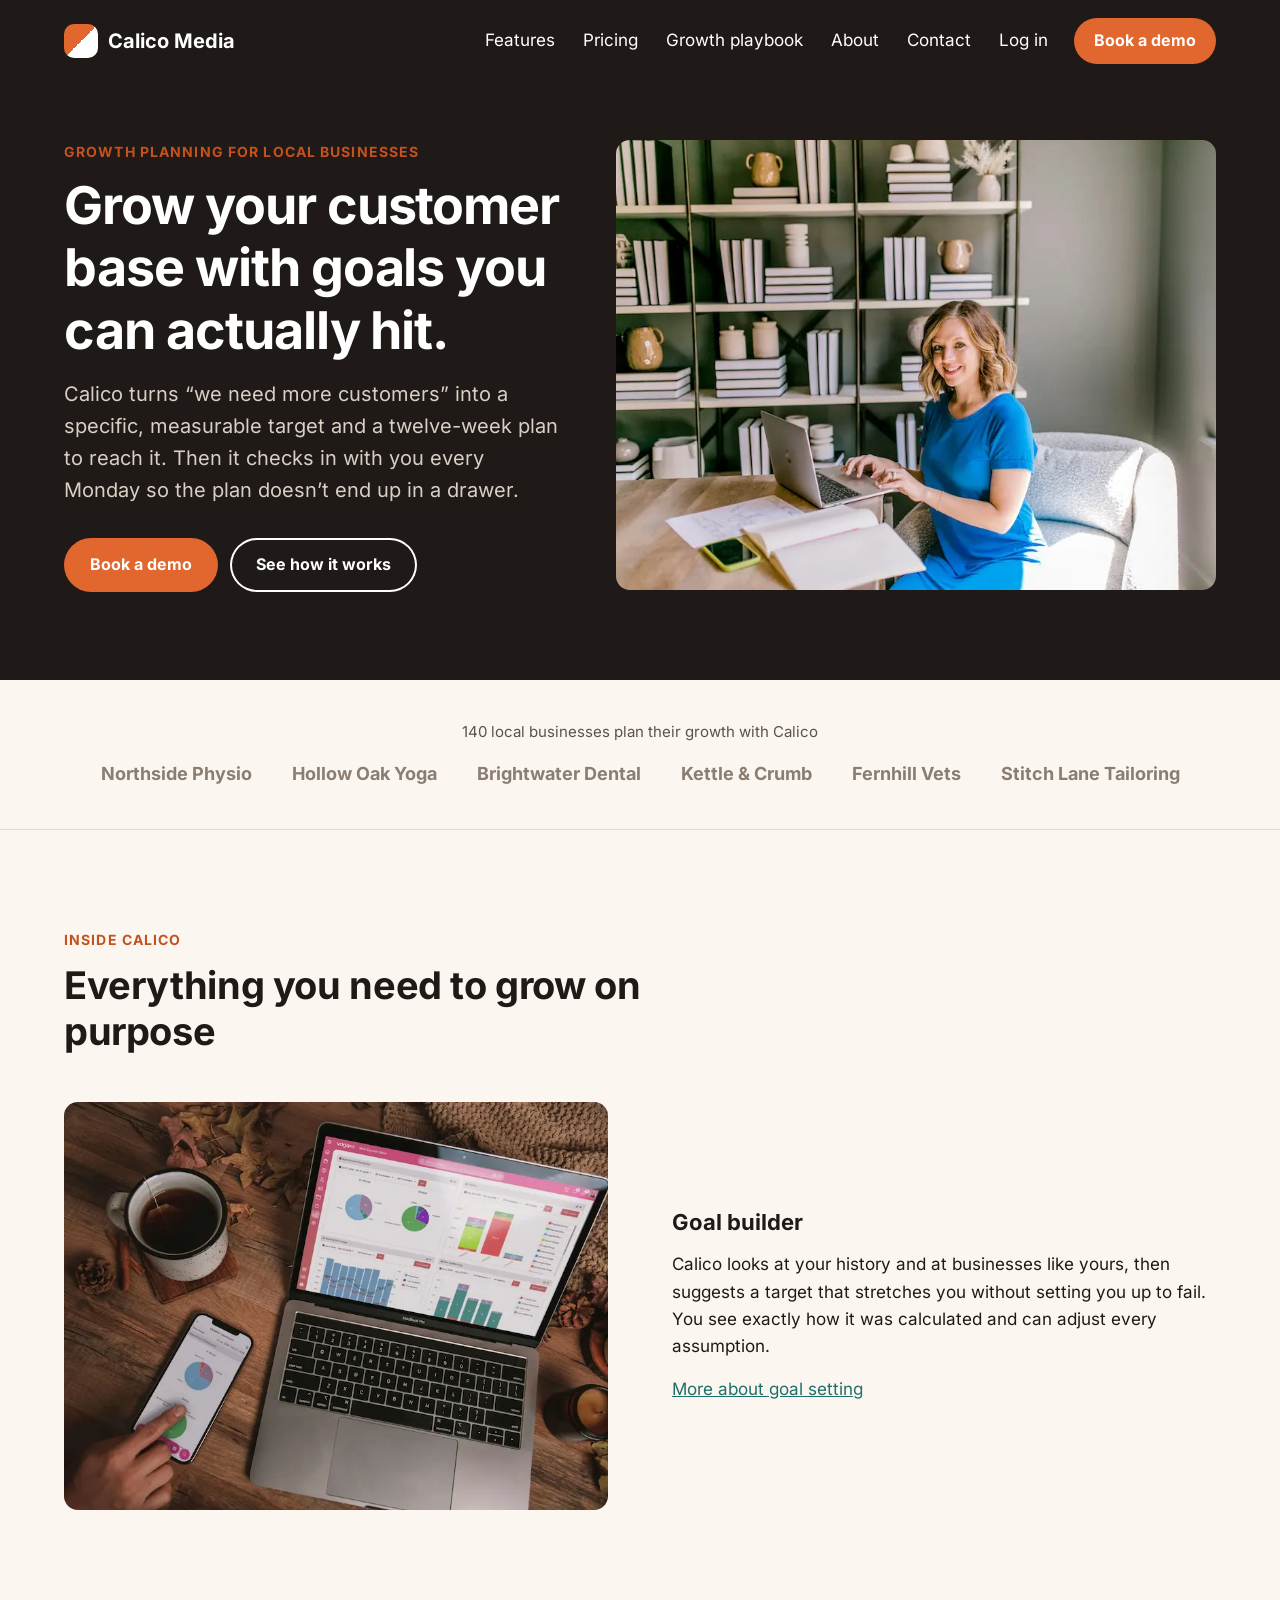
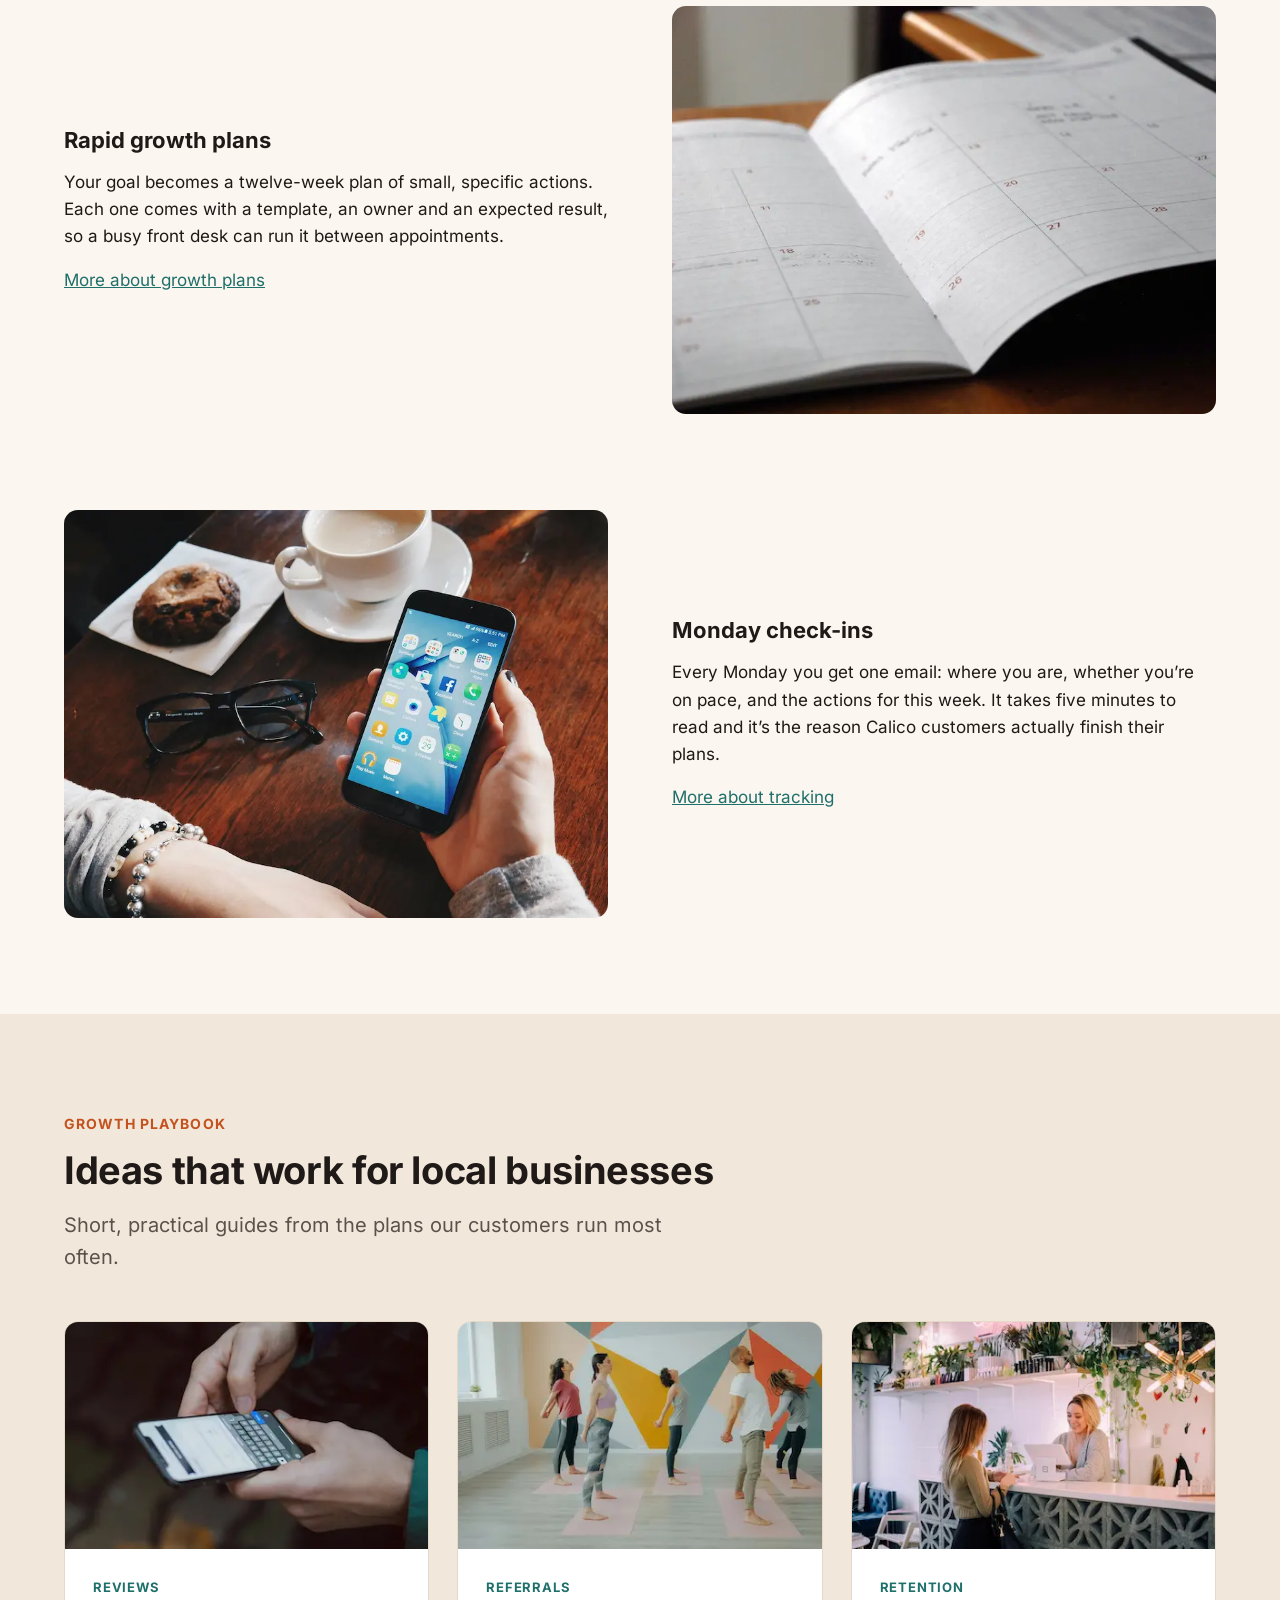
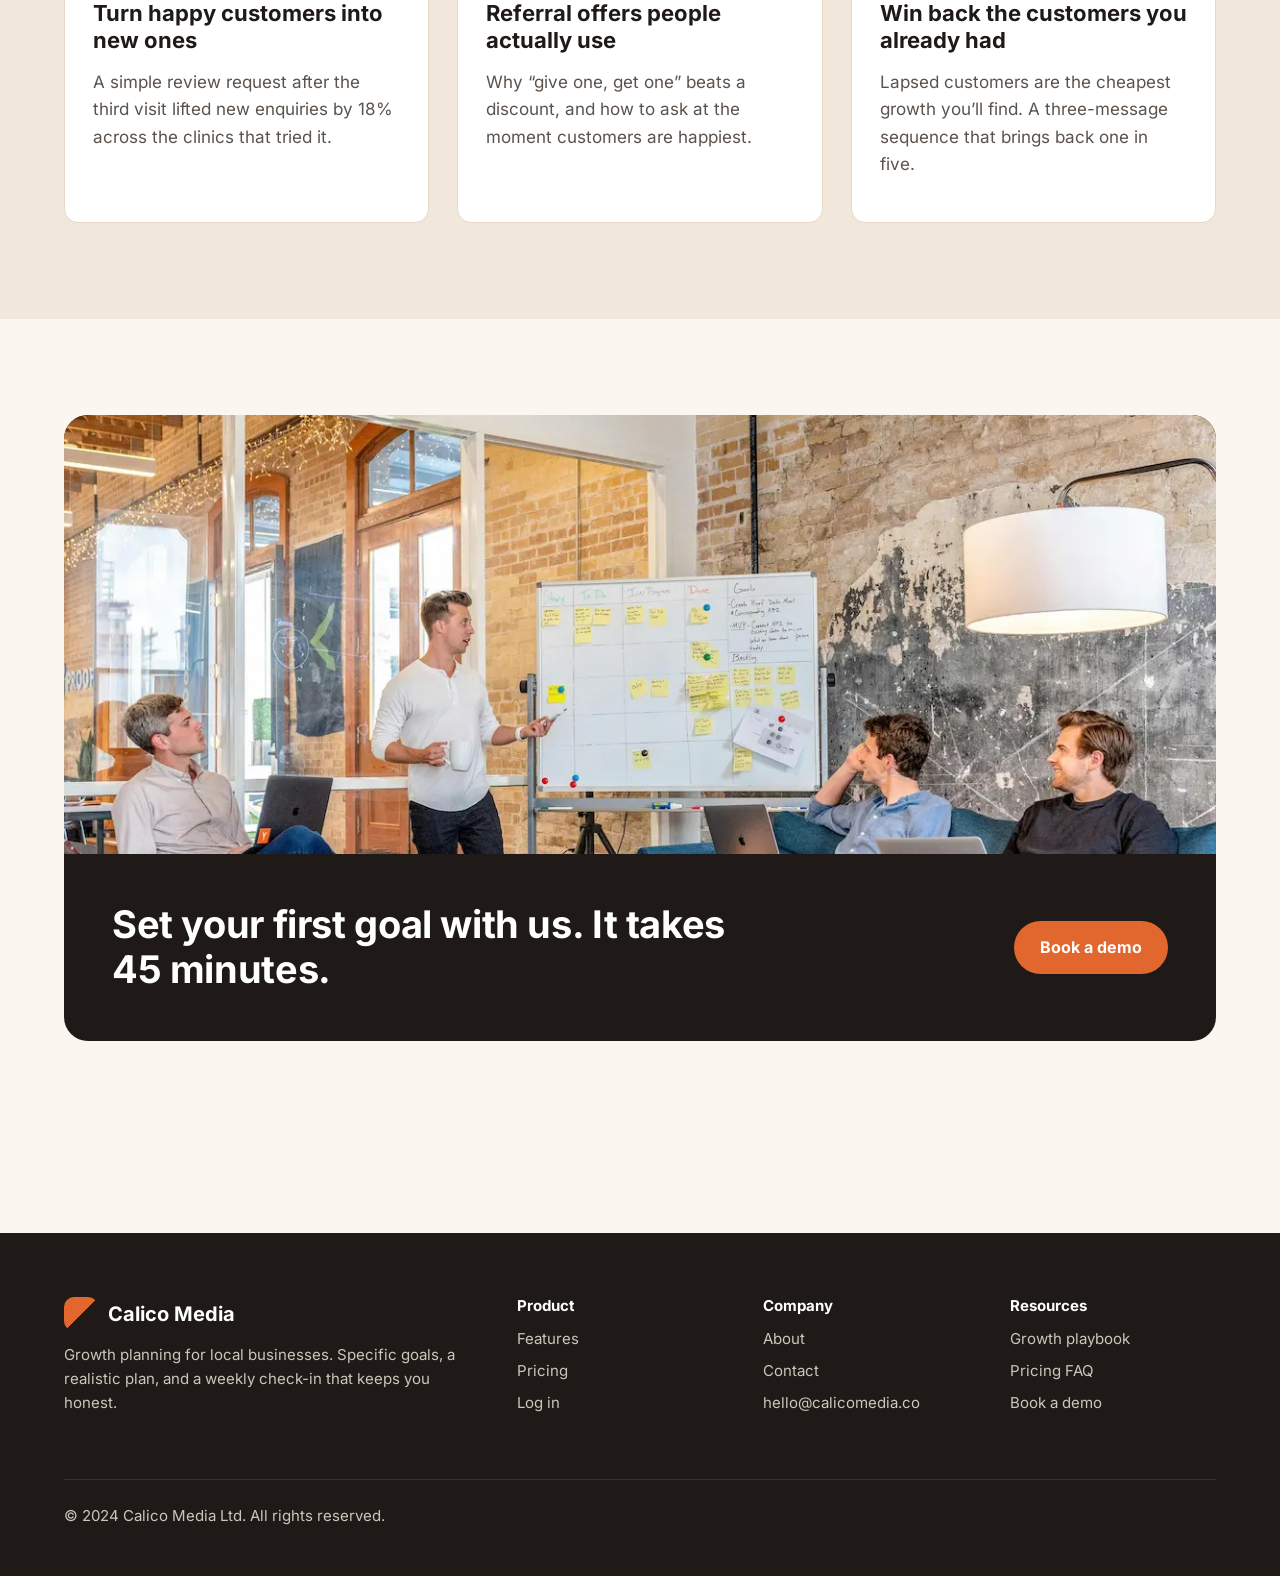
<file: public/index.html>
<!DOCTYPE html>
<html lang="en">
<head>
  <meta charset="utf-8">
  <meta name="viewport" content="width=device-width, initial-scale=1">
  <title>Calico Media | Growth planning for local businesses</title>
  <meta name="description" content="Calico helps local businesses grow their customer base with specific, measurable, realistic goals and a rapid growth plan you can run every week.">
  <link rel="stylesheet" href="css/styles.css">
</head>
<body>
  <header class="site-header site-header--home">
    <div class="container">
      <a class="logo" href="index.html"><span class="logo-mark"></span>Calico Media</a>
      <nav aria-label="Main">
        <ul class="nav-links">
          <li><a href="features.html">Features</a></li>
          <li><a href="pricing.html">Pricing</a></li>
          <li><a href="#playbook">Growth playbook</a></li>
          <li><a href="about.html">About</a></li>
          <li><a href="contact.html">Contact</a></li>
          <li><a href="https://app.calicomedia.co/login">Log in</a></li>
          <li><a class="btn" href="contact.html">Book a demo</a></li>
        </ul>
      </nav>
    </div>
  </header>

  <main>
    <section class="hero">
      <div class="container hero-inner">
        <div class="hero-text">
          <span class="eyebrow">Growth planning for local businesses</span>
          <h1>Grow your customer base with goals you can actually hit.</h1>
          <p class="lead">Calico turns &ldquo;we need more customers&rdquo; into a specific, measurable target and a twelve-week plan to reach it. Then it checks in with you every Monday so the plan doesn&rsquo;t end up in a drawer.</p>
          <div class="hero-actions">
            <a class="btn" href="contact.html">Book a demo</a>
            <a class="btn btn--ghost" href="features.html">See how it works</a>
          </div>
        </div>
        <div class="hero-media">
          <img class="hero-image"
               src="images/hero-weekly-plan-800.webp"
               srcset="images/hero-weekly-plan-400.webp 400w,
                       images/hero-weekly-plan-800.webp 800w,
                       images/hero-weekly-plan-1200.webp 1200w"
               sizes="(min-width: 1201px) 600px, (min-width: 769px) calc(45vw - 22px), calc(100vw - 48px)"
               alt="A business owner at her desk with a laptop and an open planner">
        </div>
      </div>
    </section>

    <section class="trust">
      <div class="container">
        <p>140 local businesses plan their growth with Calico</p>
        <ul class="trust-list">
          <li>Northside Physio</li>
          <li>Hollow Oak Yoga</li>
          <li>Brightwater Dental</li>
          <li>Kettle &amp; Crumb</li>
          <li>Fernhill Vets</li>
          <li>Stitch Lane Tailoring</li>
        </ul>
      </div>
    </section>

    <section class="section">
      <div class="container">
        <div class="section-intro">
          <span class="eyebrow">Inside Calico</span>
          <h2>Everything you need to grow on purpose</h2>
        </div>

        <div class="feature-row">
          <div class="feature-media">
            <img
                 src="images/feature-goal-builder-800.webp"
                 srcset="images/feature-goal-builder-400.webp 400w,
                         images/feature-goal-builder-800.webp 800w,
                         images/feature-goal-builder-1200.webp 1200w"
                 sizes="(min-width: 1200px) 544px, (min-width: 769px) calc(50vw - 56px), calc(100vw - 48px)"
                 loading="lazy"
                 alt="Growth charts on a laptop and phone beside a cup of tea">
          </div>
          <div>
            <h3>Goal builder</h3>
            <p>Calico looks at your history and at businesses like yours, then suggests a target that stretches you without setting you up to fail. You see exactly how it was calculated and can adjust every assumption.</p>
            <a href="features.html">More about goal setting</a>
          </div>
        </div>

        <div class="feature-row feature-row--reverse">
          <div class="feature-media">
            <img
                 src="images/feature-growth-plan-800.webp"
                 srcset="images/feature-growth-plan-400.webp 400w,
                         images/feature-growth-plan-800.webp 800w,
                         images/feature-growth-plan-1200.webp 1200w"
                 sizes="(min-width: 1200px) 544px, (min-width: 769px) calc(50vw - 56px), calc(100vw - 48px)"
                 loading="lazy"
                 alt="An open planner showing the weeks ahead">
          </div>
          <div>
            <h3>Rapid growth plans</h3>
            <p>Your goal becomes a twelve-week plan of small, specific actions. Each one comes with a template, an owner and an expected result, so a busy front desk can run it between appointments.</p>
            <a href="features.html">More about growth plans</a>
          </div>
        </div>

        <div class="feature-row">
          <div class="feature-media">
            <img
                 src="images/feature-monday-checkin-800.webp"
                 srcset="images/feature-monday-checkin-400.webp 400w,
                         images/feature-monday-checkin-800.webp 800w,
                         images/feature-monday-checkin-1200.webp 1200w"
                 sizes="(min-width: 1200px) 544px, (min-width: 769px) calc(50vw - 56px), calc(100vw - 48px)"
                 loading="lazy"
                 alt="Checking a phone over coffee on a Monday morning">
          </div>
          <div>
            <h3>Monday check-ins</h3>
            <p>Every Monday you get one email: where you are, whether you&rsquo;re on pace, and the actions for this week. It takes five minutes to read and it&rsquo;s the reason Calico customers actually finish their plans.</p>
            <a href="features.html">More about tracking</a>
          </div>
        </div>
      </div>
    </section>

    <section class="section section--sand" id="playbook">
      <div class="container">
        <div class="section-intro">
          <span class="eyebrow">Growth playbook</span>
          <h2>Ideas that work for local businesses</h2>
          <p class="lead">Short, practical guides from the plans our customers run most often.</p>
        </div>
        <div class="playbook-grid">
          <article class="card">
            <img
                 src="images/playbook-reviews-800.webp"
                 srcset="images/playbook-reviews-400.webp 400w,
                         images/playbook-reviews-800.webp 800w,
                         images/playbook-reviews-1200.webp 1200w"
                 sizes="(min-width: 1200px) 363px, (min-width: 1004px) calc(33.33vw - 37px), (min-width: 769px) calc(50vw - 40px), calc(100vw - 50px)"
                 loading="lazy"
                 alt="A customer typing a review on their phone">
            <div class="card-body">
              <span class="card-tag">Reviews</span>
              <h3>Turn happy customers into new ones</h3>
              <p>A simple review request after the third visit lifted new enquiries by 18% across the clinics that tried it.</p>
            </div>
          </article>
          <article class="card">
            <img
                 src="images/playbook-referrals-800.webp"
                 srcset="images/playbook-referrals-400.webp 400w,
                         images/playbook-referrals-800.webp 800w,
                         images/playbook-referrals-1200.webp 1200w"
                 sizes="(min-width: 1200px) 363px, (min-width: 1004px) calc(33.33vw - 37px), (min-width: 769px) calc(50vw - 40px), calc(100vw - 50px)"
                 loading="lazy"
                 alt="A group class stretching together in a yoga studio">
            <div class="card-body">
              <span class="card-tag">Referrals</span>
              <h3>Referral offers people actually use</h3>
              <p>Why &ldquo;give one, get one&rdquo; beats a discount, and how to ask at the moment customers are happiest.</p>
            </div>
          </article>
          <article class="card">
            <img
                 src="images/playbook-rebooking-800.webp"
                 srcset="images/playbook-rebooking-400.webp 400w,
                         images/playbook-rebooking-800.webp 800w,
                         images/playbook-rebooking-1200.webp 1200w"
                 sizes="(min-width: 1200px) 363px, (min-width: 1004px) calc(33.33vw - 37px), (min-width: 769px) calc(50vw - 40px), calc(100vw - 50px)"
                 loading="lazy"
                 alt="A customer at the front desk booking her next visit">
            <div class="card-body">
              <span class="card-tag">Retention</span>
              <h3>Win back the customers you already had</h3>
              <p>Lapsed customers are the cheapest growth you&rsquo;ll find. A three-message sequence that brings back one in five.</p>
            </div>
          </article>
        </div>
      </div>
    </section>

    <section class="section">
      <div class="container">
        <div class="cta-band">
          <img
               src="images/team-workshop-800.webp"
               srcset="images/team-workshop-400.webp 400w,
                       images/team-workshop-800.webp 800w,
                       images/team-workshop-1200.webp 1200w"
               sizes="(min-width: 1200px) 1152px, calc(100vw - 48px)"
               loading="lazy"
               alt="The Calico Media team planning around a whiteboard">
          <div class="cta-body">
            <h2>Set your first goal with us. It takes 45 minutes.</h2>
            <a class="btn" href="contact.html">Book a demo</a>
          </div>
        </div>
      </div>
    </section>
  </main>

  <footer class="site-footer">
    <div class="container">
      <div class="footer-grid">
        <div>
          <a class="logo" href="index.html"><span class="logo-mark"></span>Calico Media</a>
          <p>Growth planning for local businesses. Specific goals, a realistic plan, and a weekly check-in that keeps you honest.</p>
        </div>
        <div>
          <h4>Product</h4>
          <ul>
            <li><a href="features.html">Features</a></li>
            <li><a href="pricing.html">Pricing</a></li>
            <li><a href="https://app.calicomedia.co/login">Log in</a></li>
          </ul>
        </div>
        <div>
          <h4>Company</h4>
          <ul>
            <li><a href="about.html">About</a></li>
            <li><a href="contact.html">Contact</a></li>
            <li><a href="mailto:hello@calicomedia.co">hello@calicomedia.co</a></li>
          </ul>
        </div>
        <div>
          <h4>Resources</h4>
          <ul>
            <li><a href="index.html#playbook">Growth playbook</a></li>
            <li><a href="pricing.html#faq">Pricing FAQ</a></li>
            <li><a href="contact.html">Book a demo</a></li>
          </ul>
        </div>
      </div>
      <div class="footer-bottom">
        <p>&copy; 2024 Calico Media Ltd. All rights reserved.</p>
      </div>
    </div>
  </footer>
</body>
</html>
</file>
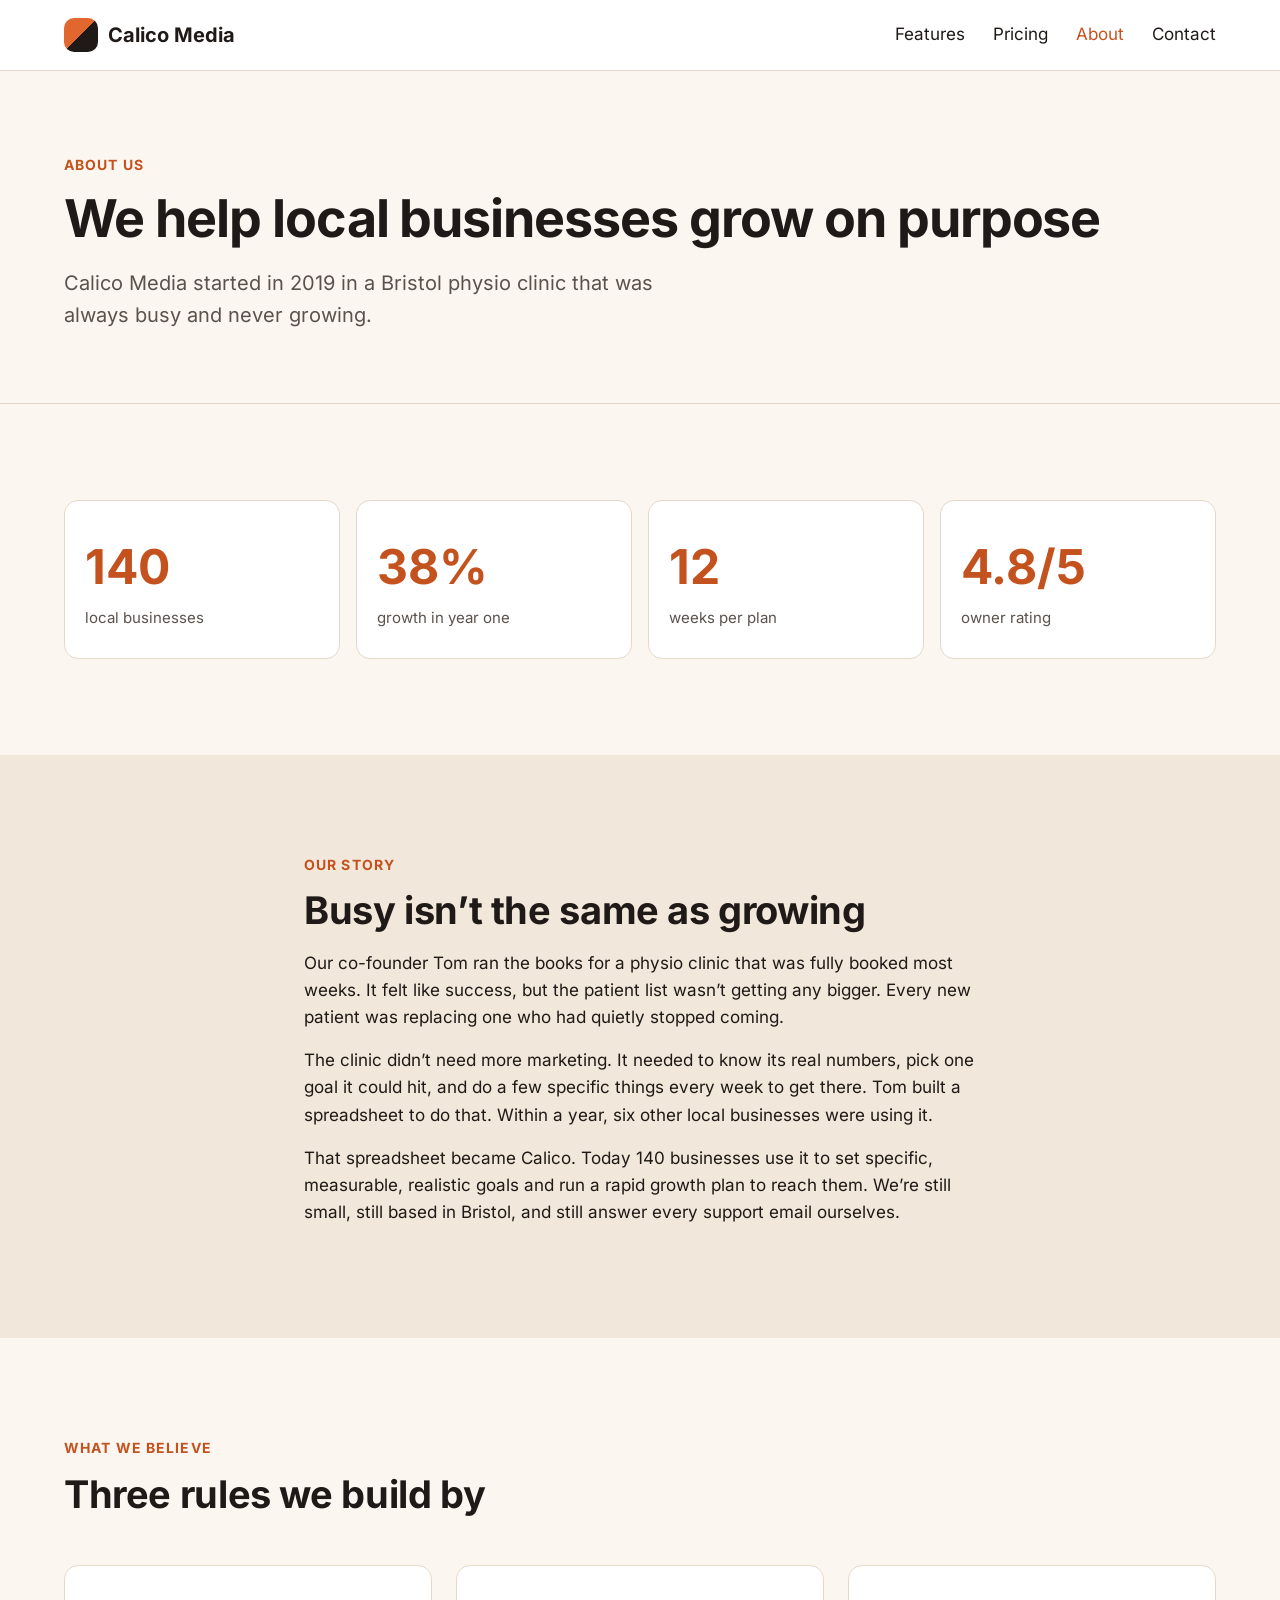
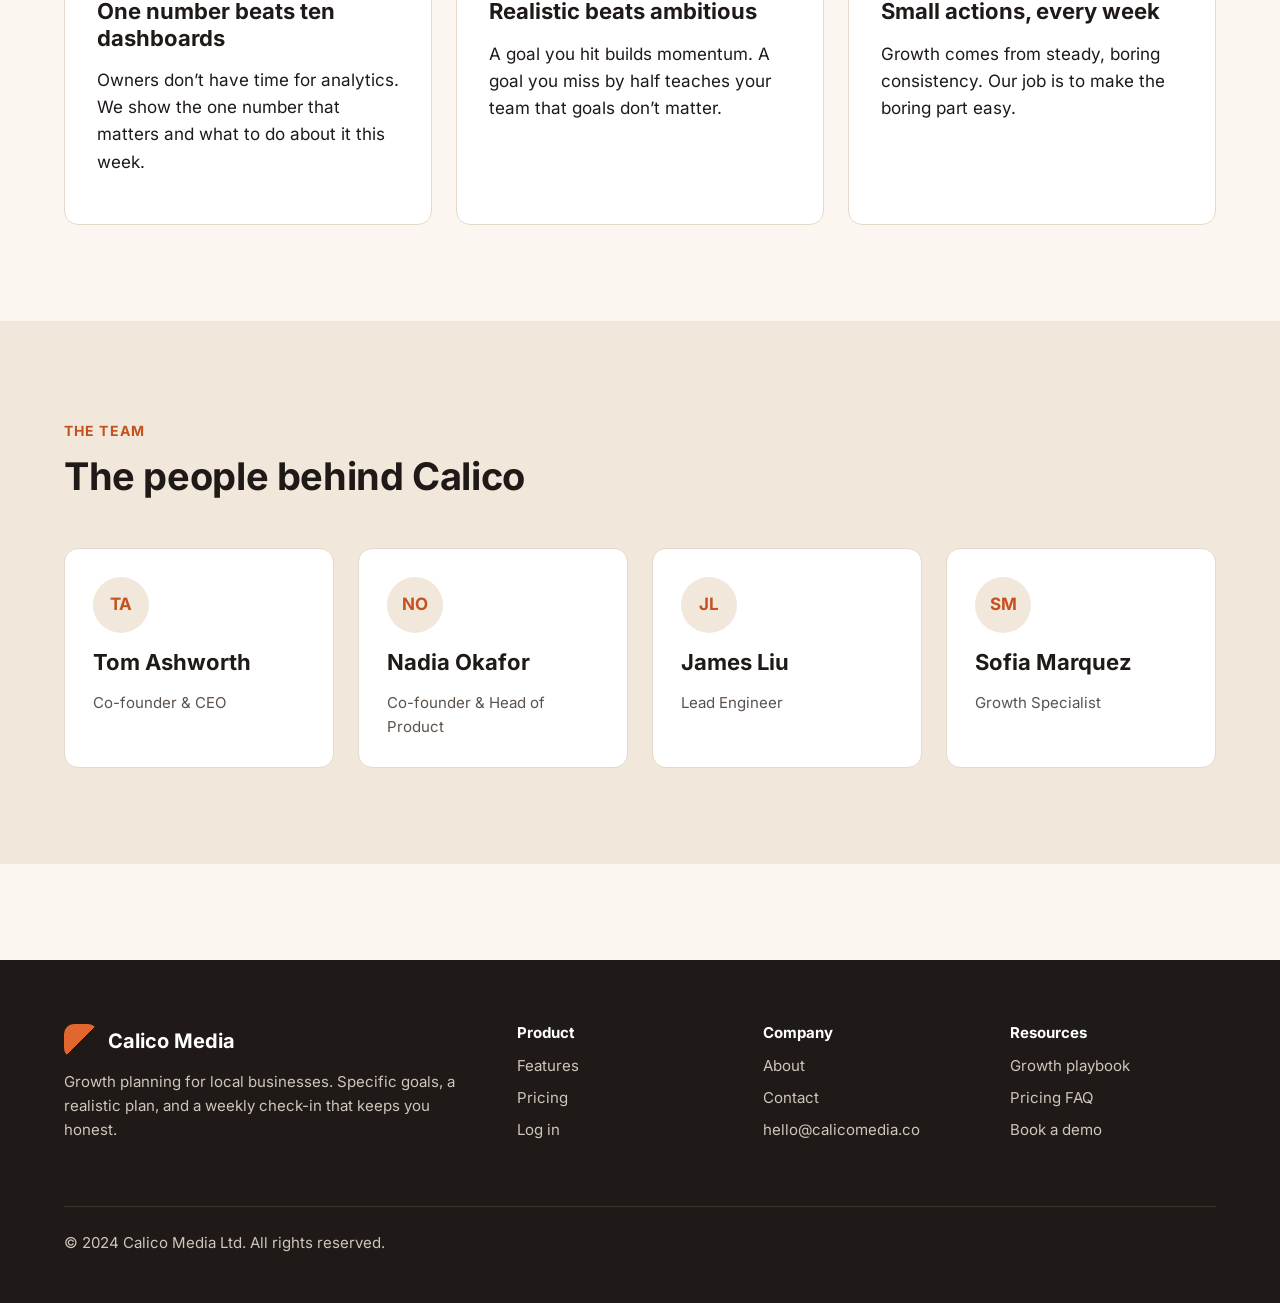
<file: public/about.html>
<!DOCTYPE html>
<html lang="en">
<head>
  <meta charset="utf-8">
  <meta name="viewport" content="width=device-width, initial-scale=1">
  <title>About | Calico Media</title>
  <meta name="description" content="Calico Media builds growth planning software for local businesses. Here is who we are and why we started.">
  <link rel="stylesheet" href="css/styles.css">
</head>
<body>
  <header class="site-header">
    <div class="container">
      <a class="logo" href="index.html"><span class="logo-mark"></span>Calico Media</a>
      <nav aria-label="Main">
        <ul class="nav-links">
          <li><a href="features.html">Features</a></li>
          <li><a href="pricing.html">Pricing</a></li>
          <li><a href="about.html" aria-current="page">About</a></li>
          <li><a href="contact.html">Contact</a></li>
        </ul>
      </nav>
    </div>
  </header>

  <main>
    <section class="page-header">
      <div class="container">
        <span class="eyebrow">About us</span>
        <h1>We help local businesses grow on purpose</h1>
        <p class="lead">Calico Media started in 2019 in a Bristol physio clinic that was always busy and never growing.</p>
      </div>
    </section>

    <section class="section">
      <div class="container">
        <div class="stats">
          <div class="stat">
            <span class="stat-number">140</span>
            <span class="stat-label">local businesses</span>
          </div>
          <div class="stat">
            <span class="stat-number">38%</span>
            <span class="stat-label">growth in year one</span>
          </div>
          <div class="stat">
            <span class="stat-number">12</span>
            <span class="stat-label">weeks per plan</span>
          </div>
          <div class="stat">
            <span class="stat-number">4.8/5</span>
            <span class="stat-label">owner rating</span>
          </div>
        </div>
      </div>
    </section>

    <section class="section section--sand">
      <div class="container prose">
        <span class="eyebrow">Our story</span>
        <h2>Busy isn&rsquo;t the same as growing</h2>
        <p>Our co-founder Tom ran the books for a physio clinic that was fully booked most weeks. It felt like success, but the patient list wasn&rsquo;t getting any bigger. Every new patient was replacing one who had quietly stopped coming.</p>
        <p>The clinic didn&rsquo;t need more marketing. It needed to know its real numbers, pick one goal it could hit, and do a few specific things every week to get there. Tom built a spreadsheet to do that. Within a year, six other local businesses were using it.</p>
        <p>That spreadsheet became Calico. Today 140 businesses use it to set specific, measurable, realistic goals and run a rapid growth plan to reach them. We&rsquo;re still small, still based in Bristol, and still answer every support email ourselves.</p>
      </div>
    </section>

    <section class="section">
      <div class="container">
        <div class="section-intro">
          <span class="eyebrow">What we believe</span>
          <h2>Three rules we build by</h2>
        </div>
        <div class="steps">
          <div class="step">
            <h3>One number beats ten dashboards</h3>
            <p>Owners don&rsquo;t have time for analytics. We show the one number that matters and what to do about it this week.</p>
          </div>
          <div class="step">
            <h3>Realistic beats ambitious</h3>
            <p>A goal you hit builds momentum. A goal you miss by half teaches your team that goals don&rsquo;t matter.</p>
          </div>
          <div class="step">
            <h3>Small actions, every week</h3>
            <p>Growth comes from steady, boring consistency. Our job is to make the boring part easy.</p>
          </div>
        </div>
      </div>
    </section>

    <section class="section section--sand">
      <div class="container">
        <div class="section-intro">
          <span class="eyebrow">The team</span>
          <h2>The people behind Calico</h2>
        </div>
        <div class="team-grid">
          <div class="person">
            <div class="avatar">TA</div>
            <h3>Tom Ashworth</h3>
            <p>Co-founder &amp; CEO</p>
          </div>
          <div class="person">
            <div class="avatar">NO</div>
            <h3>Nadia Okafor</h3>
            <p>Co-founder &amp; Head of Product</p>
          </div>
          <div class="person">
            <div class="avatar">JL</div>
            <h3>James Liu</h3>
            <p>Lead Engineer</p>
          </div>
          <div class="person">
            <div class="avatar">SM</div>
            <h3>Sofia Marquez</h3>
            <p>Growth Specialist</p>
          </div>
        </div>
      </div>
    </section>
  </main>

  <footer class="site-footer">
    <div class="container">
      <div class="footer-grid">
        <div>
          <a class="logo" href="index.html"><span class="logo-mark"></span>Calico Media</a>
          <p>Growth planning for local businesses. Specific goals, a realistic plan, and a weekly check-in that keeps you honest.</p>
        </div>
        <div>
          <h4>Product</h4>
          <ul>
            <li><a href="features.html">Features</a></li>
            <li><a href="pricing.html">Pricing</a></li>
            <li><a href="https://app.calicomedia.co/login">Log in</a></li>
          </ul>
        </div>
        <div>
          <h4>Company</h4>
          <ul>
            <li><a href="about.html">About</a></li>
            <li><a href="contact.html">Contact</a></li>
            <li><a href="mailto:hello@calicomedia.co">hello@calicomedia.co</a></li>
          </ul>
        </div>
        <div>
          <h4>Resources</h4>
          <ul>
            <li><a href="index.html#playbook">Growth playbook</a></li>
            <li><a href="pricing.html#faq">Pricing FAQ</a></li>
            <li><a href="contact.html">Book a demo</a></li>
          </ul>
        </div>
      </div>
      <div class="footer-bottom">
        <p>&copy; 2024 Calico Media Ltd. All rights reserved.</p>
      </div>
    </div>
  </footer>
</body>
</html>
</file>
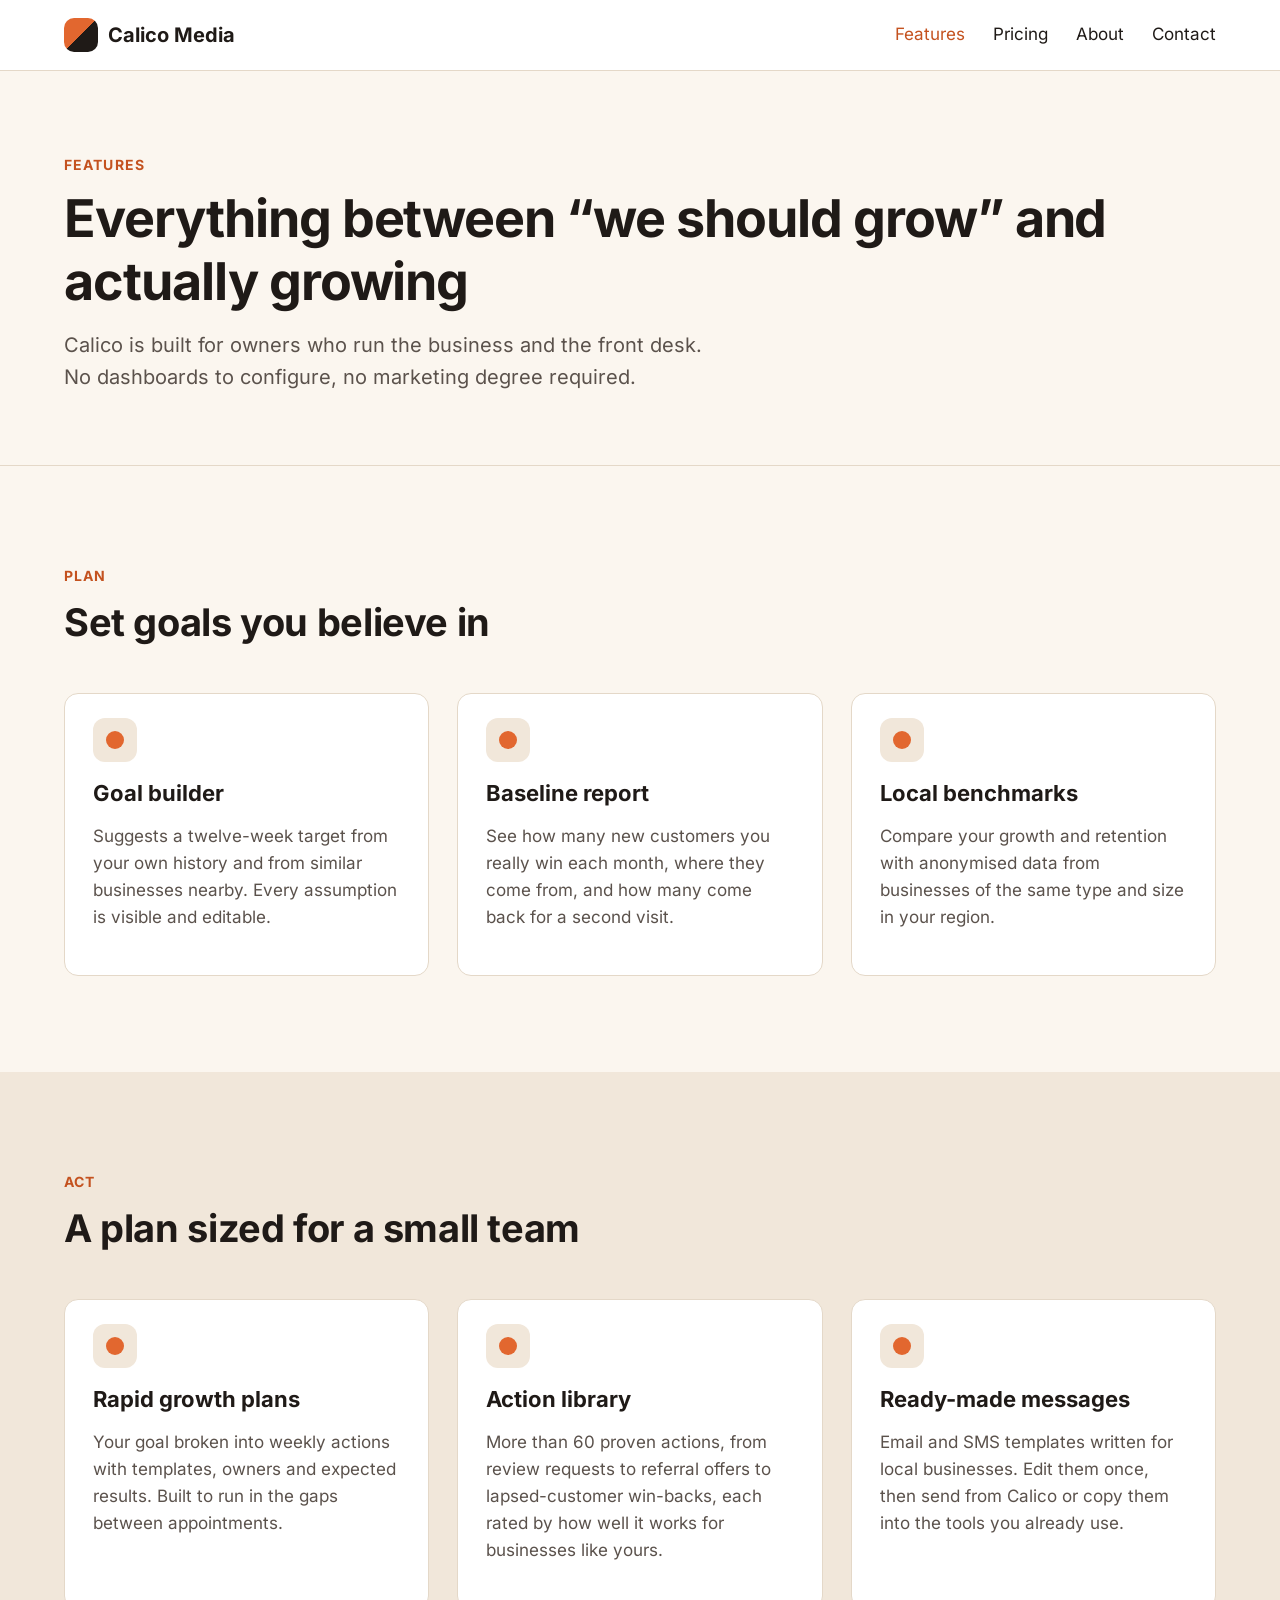
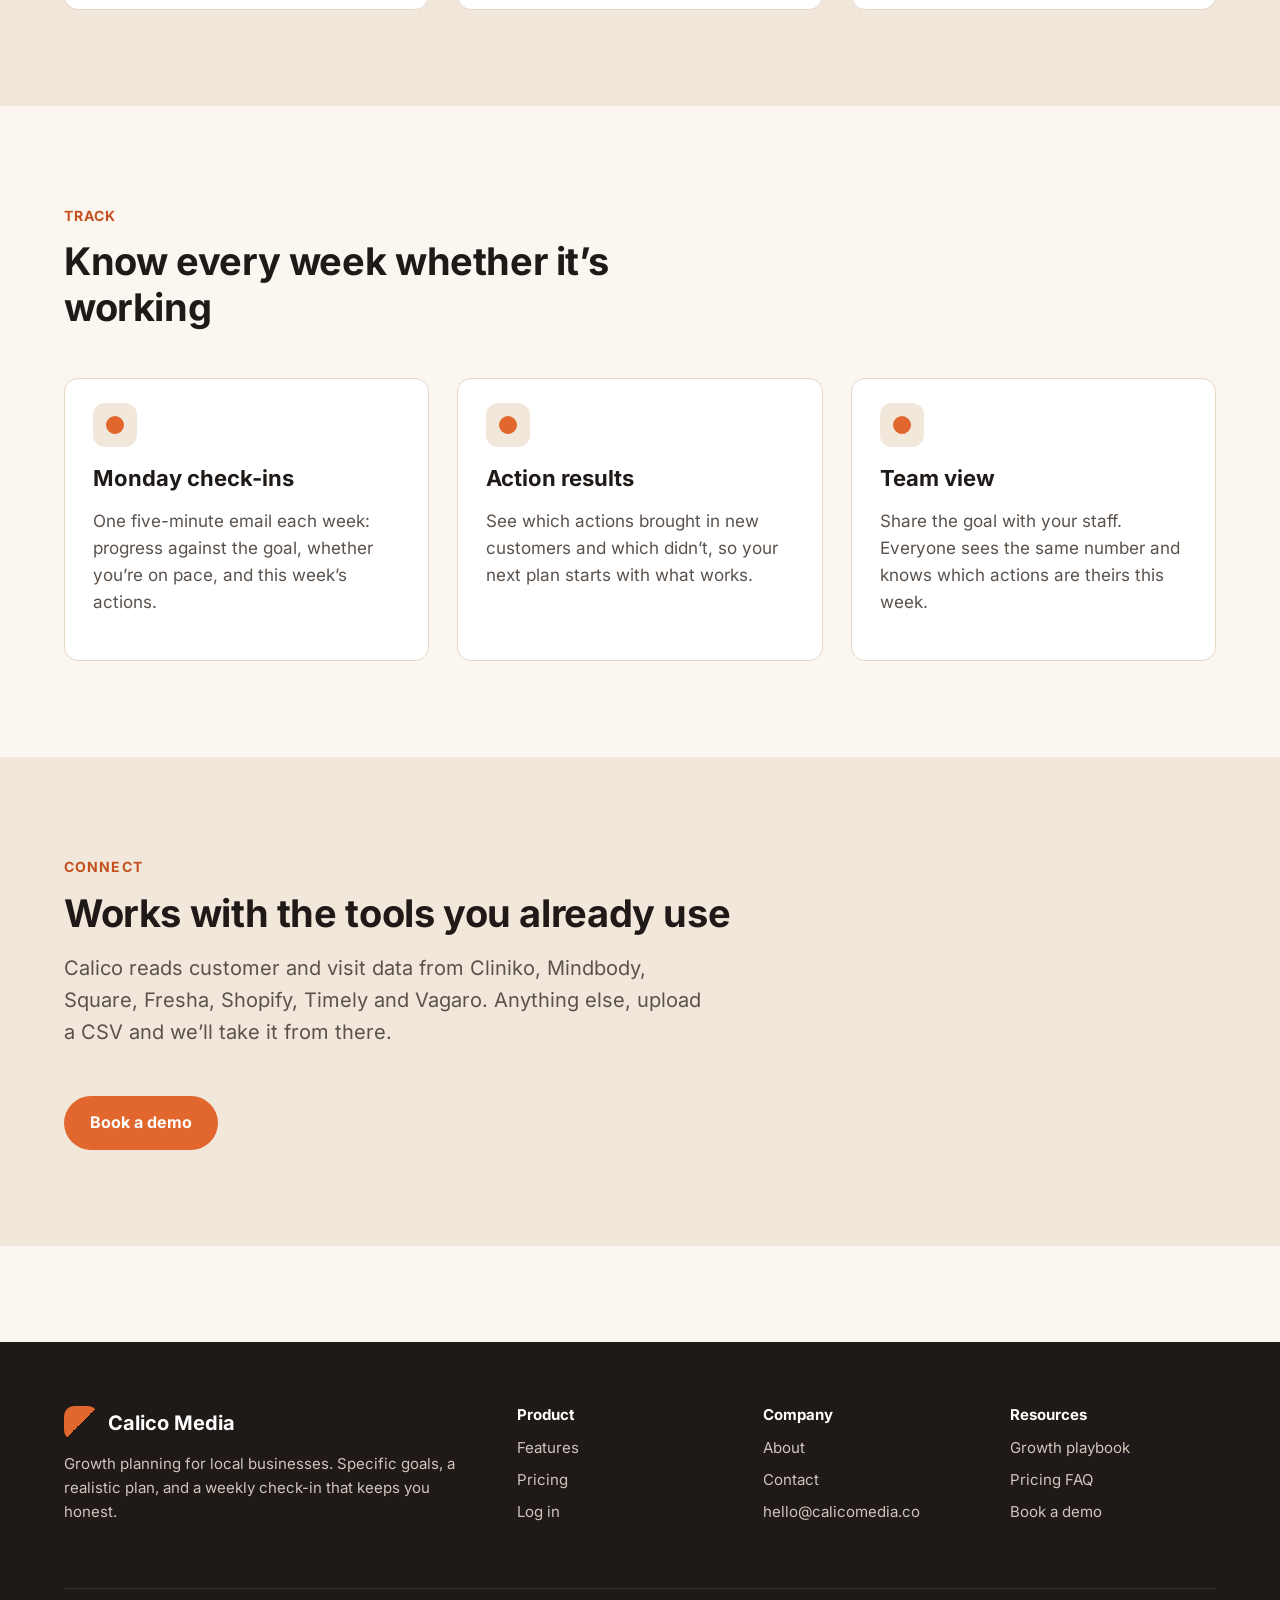
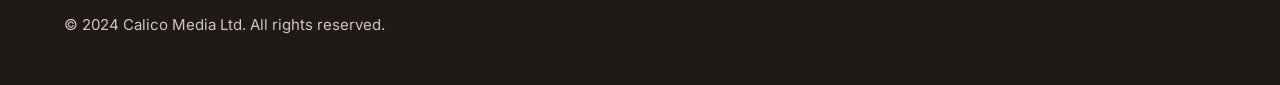
<file: public/features.html>
<!DOCTYPE html>
<html lang="en">
<head>
  <meta charset="utf-8">
  <meta name="viewport" content="width=device-width, initial-scale=1">
  <title>Features | Calico Media</title>
  <meta name="description" content="Goal builder, rapid growth plans, Monday check-ins and more. See everything Calico does to help local businesses grow.">
  <link rel="stylesheet" href="css/styles.css">
</head>
<body>
  <header class="site-header">
    <div class="container">
      <a class="logo" href="index.html"><span class="logo-mark"></span>Calico Media</a>
      <nav aria-label="Main">
        <ul class="nav-links">
          <li><a href="features.html" aria-current="page">Features</a></li>
          <li><a href="pricing.html">Pricing</a></li>
          <li><a href="about.html">About</a></li>
          <li><a href="contact.html">Contact</a></li>
        </ul>
      </nav>
    </div>
  </header>

  <main>
    <section class="page-header">
      <div class="container">
        <span class="eyebrow">Features</span>
        <h1>Everything between &ldquo;we should grow&rdquo; and actually growing</h1>
        <p class="lead">Calico is built for owners who run the business and the front desk. No dashboards to configure, no marketing degree required.</p>
      </div>
    </section>

    <section class="section">
      <div class="container">
        <div class="section-intro">
          <span class="eyebrow">Plan</span>
          <h2>Set goals you believe in</h2>
        </div>
        <div class="card-grid">
          <div class="card">
            <div class="card-body">
              <div class="icon-dot"></div>
              <h3>Goal builder</h3>
              <p>Suggests a twelve-week target from your own history and from similar businesses nearby. Every assumption is visible and editable.</p>
            </div>
          </div>
          <div class="card">
            <div class="card-body">
              <div class="icon-dot"></div>
              <h3>Baseline report</h3>
              <p>See how many new customers you really win each month, where they come from, and how many come back for a second visit.</p>
            </div>
          </div>
          <div class="card">
            <div class="card-body">
              <div class="icon-dot"></div>
              <h3>Local benchmarks</h3>
              <p>Compare your growth and retention with anonymised data from businesses of the same type and size in your region.</p>
            </div>
          </div>
        </div>
      </div>
    </section>

    <section class="section section--sand">
      <div class="container">
        <div class="section-intro">
          <span class="eyebrow">Act</span>
          <h2>A plan sized for a small team</h2>
        </div>
        <div class="card-grid">
          <div class="card">
            <div class="card-body">
              <div class="icon-dot"></div>
              <h3>Rapid growth plans</h3>
              <p>Your goal broken into weekly actions with templates, owners and expected results. Built to run in the gaps between appointments.</p>
            </div>
          </div>
          <div class="card">
            <div class="card-body">
              <div class="icon-dot"></div>
              <h3>Action library</h3>
              <p>More than 60 proven actions, from review requests to referral offers to lapsed-customer win-backs, each rated by how well it works for businesses like yours.</p>
            </div>
          </div>
          <div class="card">
            <div class="card-body">
              <div class="icon-dot"></div>
              <h3>Ready-made messages</h3>
              <p>Email and SMS templates written for local businesses. Edit them once, then send from Calico or copy them into the tools you already use.</p>
            </div>
          </div>
        </div>
      </div>
    </section>

    <section class="section">
      <div class="container">
        <div class="section-intro">
          <span class="eyebrow">Track</span>
          <h2>Know every week whether it&rsquo;s working</h2>
        </div>
        <div class="card-grid">
          <div class="card">
            <div class="card-body">
              <div class="icon-dot"></div>
              <h3>Monday check-ins</h3>
              <p>One five-minute email each week: progress against the goal, whether you&rsquo;re on pace, and this week&rsquo;s actions.</p>
            </div>
          </div>
          <div class="card">
            <div class="card-body">
              <div class="icon-dot"></div>
              <h3>Action results</h3>
              <p>See which actions brought in new customers and which didn&rsquo;t, so your next plan starts with what works.</p>
            </div>
          </div>
          <div class="card">
            <div class="card-body">
              <div class="icon-dot"></div>
              <h3>Team view</h3>
              <p>Share the goal with your staff. Everyone sees the same number and knows which actions are theirs this week.</p>
            </div>
          </div>
        </div>
      </div>
    </section>

    <section class="section section--sand">
      <div class="container">
        <div class="section-intro">
          <span class="eyebrow">Connect</span>
          <h2>Works with the tools you already use</h2>
          <p class="lead">Calico reads customer and visit data from Cliniko, Mindbody, Square, Fresha, Shopify, Timely and Vagaro. Anything else, upload a CSV and we&rsquo;ll take it from there.</p>
        </div>
        <a class="btn" href="contact.html">Book a demo</a>
      </div>
    </section>
  </main>

  <footer class="site-footer">
    <div class="container">
      <div class="footer-grid">
        <div>
          <a class="logo" href="index.html"><span class="logo-mark"></span>Calico Media</a>
          <p>Growth planning for local businesses. Specific goals, a realistic plan, and a weekly check-in that keeps you honest.</p>
        </div>
        <div>
          <h4>Product</h4>
          <ul>
            <li><a href="features.html">Features</a></li>
            <li><a href="pricing.html">Pricing</a></li>
            <li><a href="https://app.calicomedia.co/login">Log in</a></li>
          </ul>
        </div>
        <div>
          <h4>Company</h4>
          <ul>
            <li><a href="about.html">About</a></li>
            <li><a href="contact.html">Contact</a></li>
            <li><a href="mailto:hello@calicomedia.co">hello@calicomedia.co</a></li>
          </ul>
        </div>
        <div>
          <h4>Resources</h4>
          <ul>
            <li><a href="index.html#playbook">Growth playbook</a></li>
            <li><a href="pricing.html#faq">Pricing FAQ</a></li>
            <li><a href="contact.html">Book a demo</a></li>
          </ul>
        </div>
      </div>
      <div class="footer-bottom">
        <p>&copy; 2024 Calico Media Ltd. All rights reserved.</p>
      </div>
    </div>
  </footer>
</body>
</html>
</file>
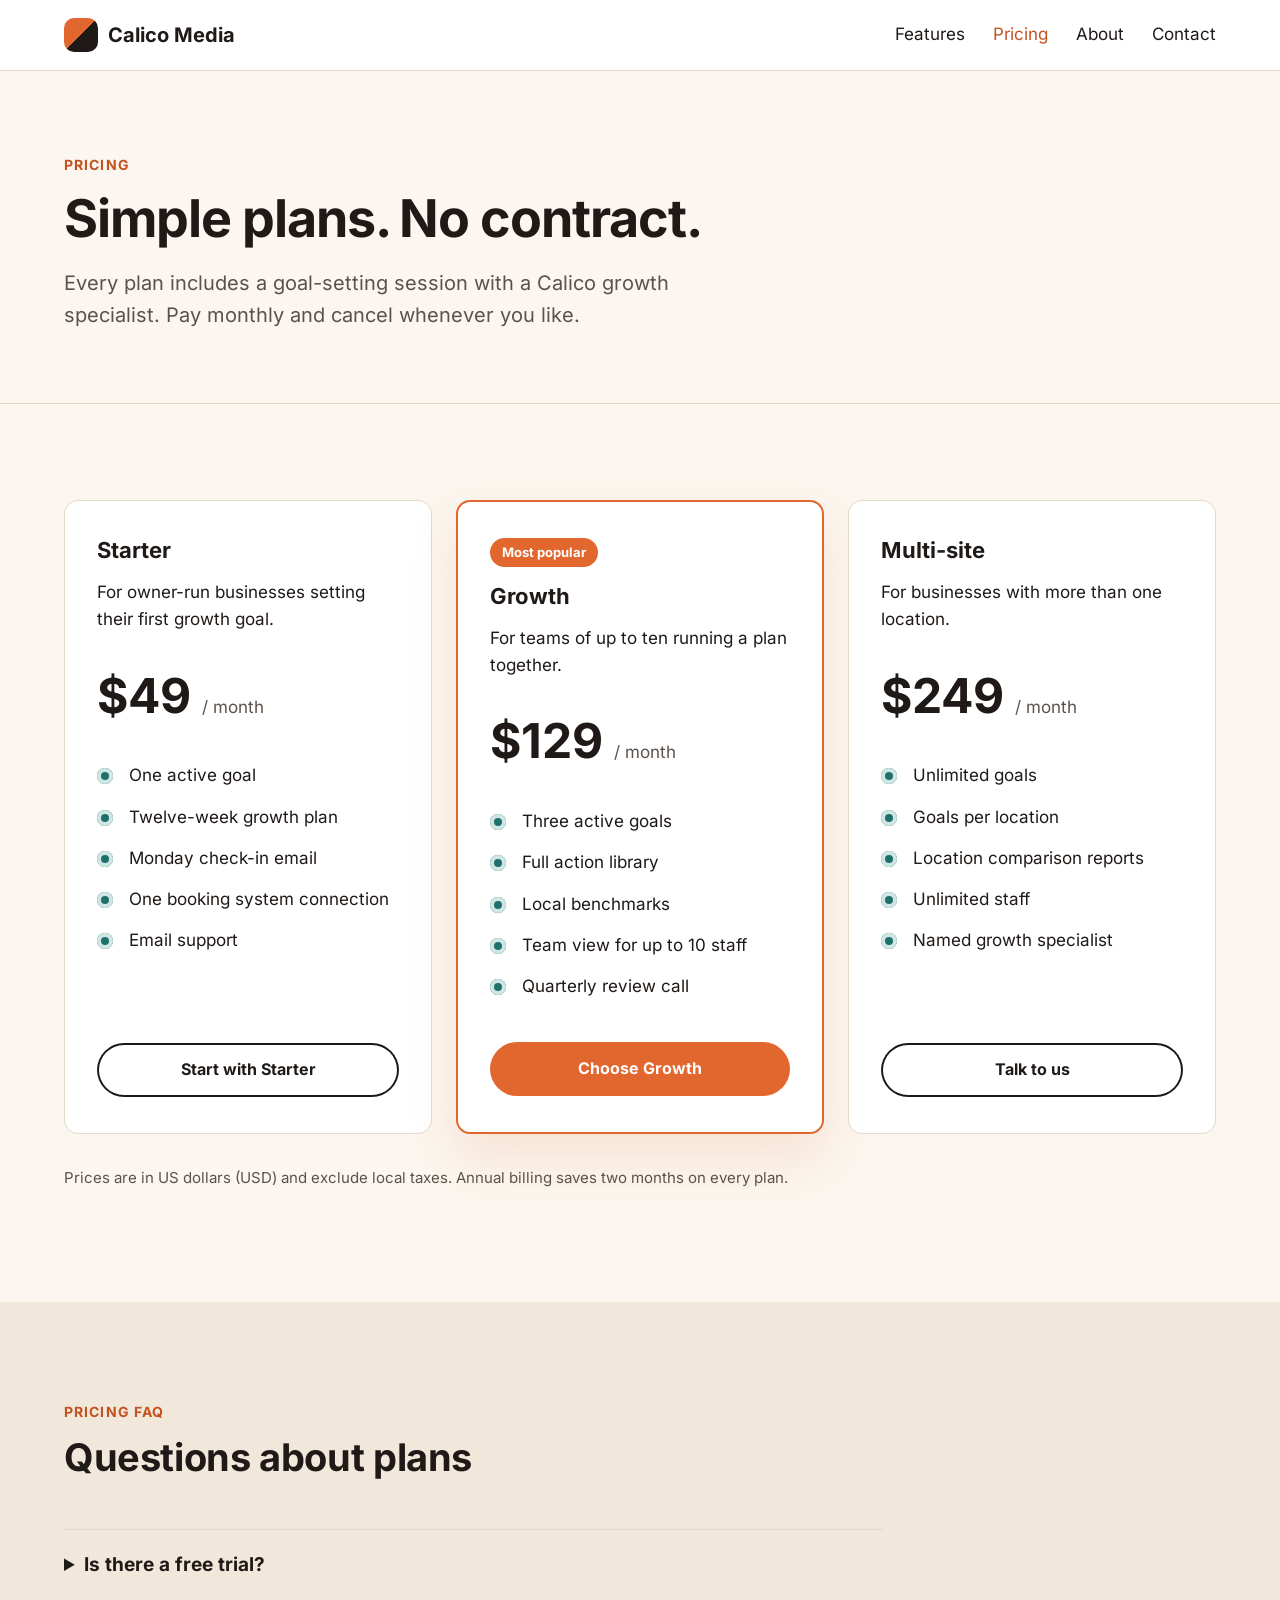
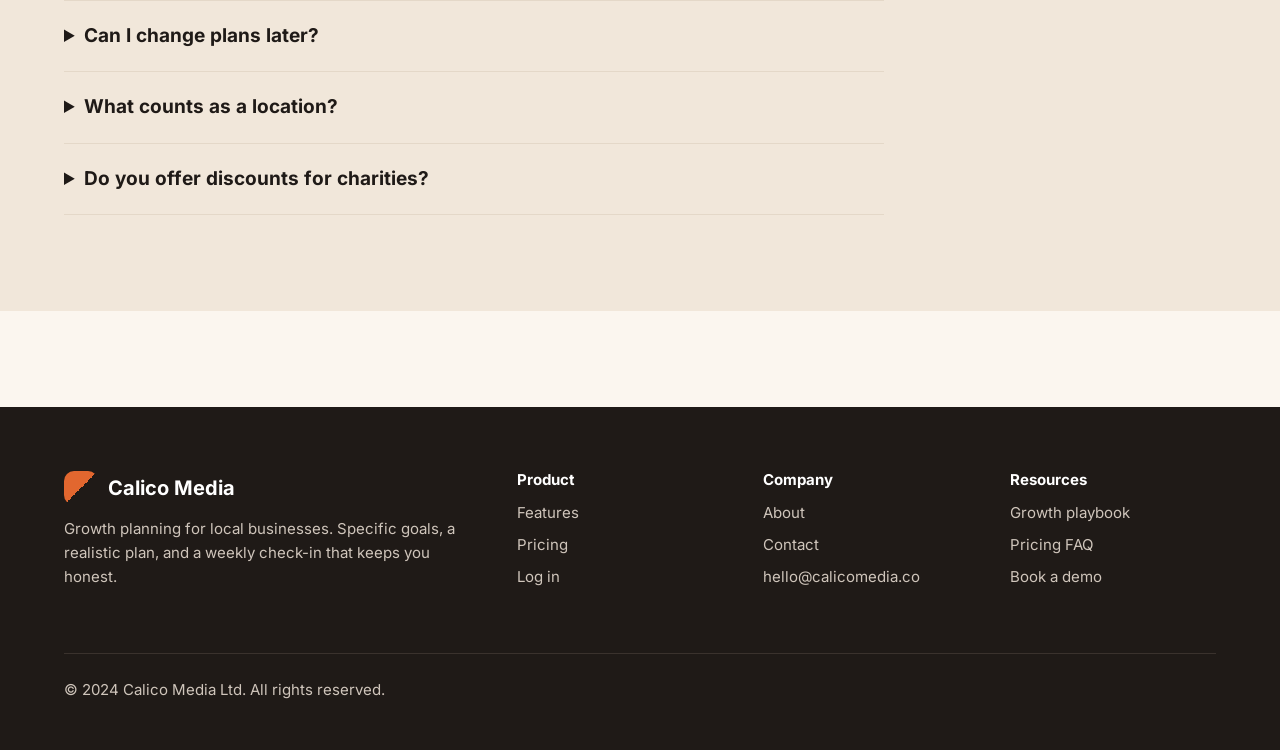
<file: public/pricing.html>
<!DOCTYPE html>
<html lang="en">
<head>
  <meta charset="utf-8">
  <meta name="viewport" content="width=device-width, initial-scale=1">
  <title>Pricing | Calico Media</title>
  <meta name="description" content="Simple monthly plans for local businesses. No contract, cancel any time.">
  <link rel="stylesheet" href="css/styles.css">
</head>
<body>
  <header class="site-header">
    <div class="container">
      <a class="logo" href="index.html"><span class="logo-mark"></span>Calico Media</a>
      <nav aria-label="Main">
        <ul class="nav-links">
          <li><a href="features.html">Features</a></li>
          <li><a href="pricing.html" aria-current="page">Pricing</a></li>
          <li><a href="about.html">About</a></li>
          <li><a href="contact.html">Contact</a></li>
        </ul>
      </nav>
    </div>
  </header>

  <main>
    <section class="page-header">
      <div class="container">
        <span class="eyebrow">Pricing</span>
        <h1>Simple plans. No contract.</h1>
        <p class="lead">Every plan includes a goal-setting session with a Calico growth specialist. Pay monthly and cancel whenever you like.</p>
      </div>
    </section>

    <section class="section">
      <div class="container">
        <div class="pricing-grid">
          <div class="pricing-card">
            <h3>Starter</h3>
            <p>For owner-run businesses setting their first growth goal.</p>
            <p class="price">$49 <small>/ month</small></p>
            <ul class="check-list">
              <li>One active goal</li>
              <li>Twelve-week growth plan</li>
              <li>Monday check-in email</li>
              <li>One booking system connection</li>
              <li>Email support</li>
            </ul>
            <a class="btn btn--ghost" href="contact.html">Start with Starter</a>
          </div>
          <div class="pricing-card pricing-card--featured">
            <span class="plan-badge">Most popular</span>
            <h3>Growth</h3>
            <p>For teams of up to ten running a plan together.</p>
            <p class="price">$129 <small>/ month</small></p>
            <ul class="check-list">
              <li>Three active goals</li>
              <li>Full action library</li>
              <li>Local benchmarks</li>
              <li>Team view for up to 10 staff</li>
              <li>Quarterly review call</li>
            </ul>
            <a class="btn" href="contact.html">Choose Growth</a>
          </div>
          <div class="pricing-card">
            <h3>Multi-site</h3>
            <p>For businesses with more than one location.</p>
            <p class="price">$249 <small>/ month</small></p>
            <ul class="check-list">
              <li>Unlimited goals</li>
              <li>Goals per location</li>
              <li>Location comparison reports</li>
              <li>Unlimited staff</li>
              <li>Named growth specialist</li>
            </ul>
            <a class="btn btn--ghost" href="contact.html">Talk to us</a>
          </div>
        </div>
        <p class="pricing-note">Prices are in US dollars (USD) and exclude local taxes. Annual billing saves two months on every plan.</p>
      </div>
    </section>

    <section class="section section--sand" id="faq">
      <div class="container">
        <div class="section-intro">
          <span class="eyebrow">Pricing FAQ</span>
          <h2>Questions about plans</h2>
        </div>
        <div class="faq">
          <details>
            <summary>Is there a free trial?</summary>
            <p>Instead of a trial we run a free 45-minute goal-setting session. You leave with a real goal and a draft plan, whether or not you sign up.</p>
          </details>
          <details>
            <summary>Can I change plans later?</summary>
            <p>Yes. Upgrade or downgrade from your account settings and we&rsquo;ll adjust your next invoice.</p>
          </details>
          <details>
            <summary>What counts as a location?</summary>
            <p>Any site with its own booking calendar or till. Mobile businesses with one calendar count as one location.</p>
          </details>
          <details>
            <summary>Do you offer discounts for charities?</summary>
            <p>Registered charities and community interest companies get 30% off any plan. Mention it when you book your demo.</p>
          </details>
        </div>
      </div>
    </section>
  </main>

  <footer class="site-footer">
    <div class="container">
      <div class="footer-grid">
        <div>
          <a class="logo" href="index.html"><span class="logo-mark"></span>Calico Media</a>
          <p>Growth planning for local businesses. Specific goals, a realistic plan, and a weekly check-in that keeps you honest.</p>
        </div>
        <div>
          <h4>Product</h4>
          <ul>
            <li><a href="features.html">Features</a></li>
            <li><a href="pricing.html">Pricing</a></li>
            <li><a href="https://app.calicomedia.co/login">Log in</a></li>
          </ul>
        </div>
        <div>
          <h4>Company</h4>
          <ul>
            <li><a href="about.html">About</a></li>
            <li><a href="contact.html">Contact</a></li>
            <li><a href="mailto:hello@calicomedia.co">hello@calicomedia.co</a></li>
          </ul>
        </div>
        <div>
          <h4>Resources</h4>
          <ul>
            <li><a href="index.html#playbook">Growth playbook</a></li>
            <li><a href="pricing.html#faq">Pricing FAQ</a></li>
            <li><a href="contact.html">Book a demo</a></li>
          </ul>
        </div>
      </div>
      <div class="footer-bottom">
        <p>&copy; 2024 Calico Media Ltd. All rights reserved.</p>
      </div>
    </div>
  </footer>
</body>
</html>
</file>
<file: public/css/styles.css>
/* Calico Media marketing site */

/* inter-regular - latin */
@font-face {
  font-display: swap; /* Check https://developer.mozilla.org/en-US/docs/Web/CSS/@font-face/font-display for other options. */
  font-family: 'Inter';
  font-style: normal;
  font-weight: 400;
  src: url('../fonts/inter-v20-latin-regular.woff2') format('woff2'); /* Chrome 36+, Opera 23+, Firefox 39+, Safari 12+, iOS 10+ */
}
/* inter-700 - latin */
@font-face {
  font-display: swap; /* Check https://developer.mozilla.org/en-US/docs/Web/CSS/@font-face/font-display for other options. */
  font-family: 'Inter';
  font-style: normal;
  font-weight: 700;
  src: url('../fonts/inter-v20-latin-700.woff2') format('woff2'); /* Chrome 36+, Opera 23+, Firefox 39+, Safari 12+, iOS 10+ */
}

:root {
  --ink: #1f1a17;
  --ink-soft: #5b524c;
  --cream: #fbf6ef;
  --sand: #f1e7da;
  --white: #ffffff;
  --orange: #e2672f;
  --orange-dark: #c4521f;
  --teal: #1f6f6b;
  --line: #e4d8c8;
  --radius: 14px;
}

*,
*::before,
*::after {
  box-sizing: border-box;
}

body {
  margin: 0;
  font-family: 'Inter', -apple-system, BlinkMacSystemFont, 'Segoe UI', sans-serif;
  font-weight: 400;
  font-size: 17px;
  line-height: 1.6;
  color: var(--ink);
  background: var(--cream);
}

h1,
h2,
h3,
h4 {
  font-weight: 700;
  line-height: 1.2;
  margin: 0 0 16px;
}

h1 {
  font-size: 52px;
  letter-spacing: -0.02em;
}

h2 {
  font-size: 38px;
  letter-spacing: -0.01em;
}

h3 {
  font-size: 22px;
}

p {
  margin: 0 0 16px;
}

a {
  color: var(--teal);
}

img {
  max-width: 100%;
}

.container {
  max-width: 1200px;
  margin: 0 auto;
  padding: 0 24px;
}

.section {
  padding: 96px 0;
}

.section--sand {
  background: var(--sand);
}

.eyebrow {
  display: inline-block;
  font-size: 14px;
  font-weight: 700;
  letter-spacing: 0.08em;
  text-transform: uppercase;
  color: var(--orange-dark);
  margin-bottom: 12px;
}

.lead {
  font-size: 20px;
  color: var(--ink-soft);
  max-width: 640px;
}

.section-intro {
  max-width: 680px;
  margin-bottom: 48px;
}

.btn {
  display: inline-block;
  padding: 14px 26px;
  border-radius: 999px;
  background: var(--orange);
  color: var(--white);
  font-weight: 700;
  text-decoration: none;
  border: 0;
  font-size: 16px;
  font-family: inherit;
  cursor: pointer;
}

.btn:hover {
  background: var(--orange-dark);
}

.btn--ghost {
  background: transparent;
  color: inherit;
  box-shadow: inset 0 0 0 2px currentColor;
}

.btn--ghost:hover {
  background: rgba(255, 255, 255, 0.1);
}

/* Header */

.site-header {
  background: var(--white);
  border-bottom: 1px solid var(--line);
}

.site-header .container {
  display: flex;
  flex-wrap: wrap;
  align-items: center;
  justify-content: space-between;
  gap: 12px 32px;
  padding-top: 18px;
  padding-bottom: 18px;
}

.logo {
  display: flex;
  align-items: center;
  gap: 10px;
  flex-shrink: 0;
  font-size: 20px;
  font-weight: 700;
  color: var(--ink);
  text-decoration: none;
}

.logo-mark {
  width: 34px;
  height: 34px;
  border-radius: 10px;
  background: linear-gradient(135deg, var(--orange) 0%, var(--orange) 50%, var(--ink) 50%, var(--ink) 100%);
}

.nav-links {
  display: flex;
  flex-wrap: wrap;
  align-items: center;
  gap: 8px 28px;
  list-style: none;
  margin: 0;
  padding: 0;
}

.nav-links a {
  color: var(--ink);
  text-decoration: none;
}

.nav-links a:hover,
.nav-links a[aria-current='page'] {
  color: var(--orange-dark);
}

.site-header--home {
  background: var(--ink);
  border-bottom: 0;
}

.site-header--home .logo,
.site-header--home .nav-links a {
  color: var(--white);
}

.site-header--home .logo-mark {
  background: linear-gradient(135deg, var(--orange) 0%, var(--orange) 50%, var(--white) 50%, var(--white) 100%);
}

.site-header--home .container {
  flex-wrap: nowrap;
}

.site-header--home nav {
  min-width: 0;
}

.site-header--home .nav-links {
  flex-wrap: nowrap;
  gap: 0;
}

.site-header--home .nav-links li {
  min-width: 0;
}

.site-header--home .nav-links a {
  display: block;
  padding: 0 14px;
  white-space: nowrap;
}

.site-header--home .nav-links li:last-child {
  flex-shrink: 0;
}

.site-header--home .nav-links .btn {
  margin-left: 12px;
  padding: 10px 20px;
}

/* Home hero */

.hero {
  background: var(--ink);
  color: var(--white);
  padding: 56px 0 88px;
}

.hero-inner {
  display: flex;
  align-items: center;
  gap: 56px;
}

.hero-text {
  flex: 1;
}

.hero-text .lead {
  color: #d9cfc5;
}

.hero-actions {
  display: flex;
  flex-wrap: wrap;
  gap: 12px;
  margin-top: 32px;
}

.hero-media {
  width: 600px;
  flex-shrink: 0;
}

.hero-image {
  width: 100%;
  aspect-ratio: 4 / 3;
  object-fit: cover;
  border-radius: var(--radius);
  display: block;
}

.hero .btn--ghost:hover {
  background: var(--orange-dark);
  color: var(--white);
  box-shadow: none;
}

/* Trust strip */

.trust {
  padding: 40px 0;
  border-bottom: 1px solid var(--line);
  text-align: center;
}

.trust p {
  color: var(--ink-soft);
  font-size: 15px;
}

.trust-list {
  display: flex;
  flex-wrap: wrap;
  justify-content: center;
  gap: 12px 40px;
  list-style: none;
  margin: 0;
  padding: 0;
  font-weight: 700;
  font-size: 18px;
  color: #8a7d72;
}

/* Steps */

.steps {
  display: grid;
  grid-template-columns: repeat(auto-fit, minmax(240px, 1fr));
  gap: 24px;
}

.step {
  background: var(--white);
  border: 1px solid var(--line);
  border-radius: var(--radius);
  padding: 32px;
}

.step-number {
  display: inline-flex;
  align-items: center;
  justify-content: center;
  width: 40px;
  height: 40px;
  border-radius: 50%;
  background: var(--sand);
  color: var(--orange-dark);
  font-weight: 700;
  margin-bottom: 16px;
}

/* Check list */

.check-list {
  list-style: none;
  margin: 24px 0 0;
  padding: 0;
}

.check-list li {
  position: relative;
  padding-left: 32px;
  margin-bottom: 14px;
}

.check-list li::before {
  content: '';
  position: absolute;
  left: 0;
  top: 6px;
  width: 16px;
  height: 16px;
  border-radius: 50%;
  background: var(--teal);
  box-shadow: inset 0 0 0 4px #cfe6e4;
}

/* FAQ */

.faq {
  max-width: 820px;
}

.faq details {
  border-top: 1px solid var(--line);
  padding: 20px 0;
}

.faq details:last-child {
  border-bottom: 1px solid var(--line);
}

.faq summary {
  font-weight: 700;
  font-size: 19px;
  cursor: pointer;
}

.faq details p {
  margin-top: 12px;
  color: var(--ink-soft);
}

/* Feature rows */

.feature-row {
  display: grid;
  grid-template-columns: 1fr 1fr;
  gap: 64px;
  align-items: center;
  margin-bottom: 96px;
}

.feature-row:last-child {
  margin-bottom: 0;
}

.feature-row--reverse .feature-media {
  order: 2;
}

.feature-media img {
  display: block;
  width: 100%;
  aspect-ratio: 4 / 3;
  object-fit: cover;
  border-radius: var(--radius);
}

/* Playbook */

.playbook-grid {
  display: grid;
  grid-template-columns: repeat(auto-fit, minmax(300px, 1fr));
  gap: 28px;
}

/* Card grid */

.card-grid {
  display: grid;
  grid-template-columns: repeat(3, 1fr);
  gap: 28px;
}

.card {
  background: var(--white);
  border: 1px solid var(--line);
  border-radius: var(--radius);
  overflow: hidden;
}

.card img {
  display: block;
  width: 100%;
  aspect-ratio: 16 / 10;
  object-fit: cover;
}

.card-body {
  padding: 24px 28px 28px;
}

.card-body p {
  color: var(--ink-soft);
}

.card-tag {
  font-size: 13px;
  font-weight: 700;
  text-transform: uppercase;
  letter-spacing: 0.06em;
  color: var(--teal);
}

.icon-dot {
  width: 44px;
  height: 44px;
  border-radius: 12px;
  background: var(--sand);
  margin-bottom: 18px;
  position: relative;
}

.icon-dot::after {
  content: '';
  position: absolute;
  inset: 13px;
  border-radius: 50%;
  background: var(--orange);
}

/* CTA band */

.cta-band {
  background: var(--ink);
  color: var(--white);
  border-radius: 24px;
  overflow: hidden;
}

.cta-band img {
  display: block;
  width: 100%;
  aspect-ratio: 21 / 8;
  object-fit: cover;
}

.cta-body {
  padding: 48px;
  display: flex;
  flex-wrap: wrap;
  align-items: center;
  justify-content: space-between;
  gap: 24px;
}

.cta-body h2 {
  margin: 0;
  max-width: 620px;
}

/* Page header (inner pages) */

.page-header {
  padding: 80px 0 56px;
  border-bottom: 1px solid var(--line);
}

/* Pricing */

.pricing-grid {
  display: grid;
  grid-template-columns: repeat(auto-fit, minmax(260px, 1fr));
  gap: 24px;
  align-items: stretch;
}

.pricing-card {
  background: var(--white);
  border: 1px solid var(--line);
  border-radius: var(--radius);
  padding: 36px 32px;
  display: flex;
  flex-direction: column;
}

.pricing-card--featured {
  border: 2px solid var(--orange);
  box-shadow: 0 24px 48px rgba(226, 103, 47, 0.14);
}

.plan-badge {
  align-self: flex-start;
  font-size: 13px;
  font-weight: 700;
  background: var(--orange);
  color: var(--white);
  border-radius: 999px;
  padding: 4px 12px;
  margin-bottom: 16px;
}

.price {
  font-size: 48px;
  font-weight: 700;
  margin: 8px 0 4px;
}

.price small {
  font-size: 17px;
  font-weight: 400;
  color: var(--ink-soft);
}

.pricing-card .check-list {
  flex: 1;
  margin-bottom: 28px;
}

.pricing-card .btn {
  text-align: center;
}

.pricing-note {
  margin-top: 32px;
  color: var(--ink-soft);
  font-size: 15px;
}

/* About */

.stats {
  display: grid;
  grid-template-columns: repeat(auto-fit, minmax(160px, 1fr));
  gap: 16px;
}

.stat {
  background: var(--white);
  border: 1px solid var(--line);
  border-radius: var(--radius);
  padding: 28px 20px;
}

.stat-number {
  display: block;
  font-size: 48px;
  font-weight: 700;
  color: var(--orange-dark);
}

.stat-label {
  display: block;
  font-size: 15px;
  color: var(--ink-soft);
}

.prose {
  max-width: 720px;
}

.team-grid {
  display: grid;
  grid-template-columns: repeat(auto-fit, minmax(220px, 1fr));
  gap: 24px;
}

.person {
  background: var(--white);
  border: 1px solid var(--line);
  border-radius: var(--radius);
  padding: 28px;
}

.avatar {
  width: 56px;
  height: 56px;
  border-radius: 50%;
  background: var(--sand);
  color: var(--orange-dark);
  display: flex;
  align-items: center;
  justify-content: center;
  font-weight: 700;
  margin-bottom: 16px;
}

.person p {
  color: var(--ink-soft);
  font-size: 15px;
  margin: 0;
}

/* Contact */

.contact-layout {
  display: grid;
  grid-template-columns: 3fr 2fr;
  gap: 64px;
}

.contact-form label {
  display: block;
  font-weight: 700;
  margin-bottom: 6px;
}

.contact-form input,
.contact-form textarea {
  display: block;
  width: 100%;
  font: inherit;
  padding: 12px 14px;
  border: 1px solid var(--line);
  border-radius: 10px;
  background: var(--white);
  margin-bottom: 20px;
}

.contact-form textarea {
  min-height: 160px;
  resize: vertical;
}

.form-honeypot {
  position: absolute;
  left: -10000px;
  width: 1px;
  height: 1px;
  overflow: hidden;
}

.form-status {
  margin-top: 16px;
  font-weight: 700;
}

.form-status--success {
  color: var(--teal);
}

.form-status--error {
  color: #b3261e;
}

.contact-aside {
  background: var(--white);
  border: 1px solid var(--line);
  border-radius: var(--radius);
  padding: 32px;
  align-self: start;
}

.contact-aside h3 {
  font-size: 18px;
  margin-top: 24px;
  margin-bottom: 6px;
}

.contact-aside h3:first-child {
  margin-top: 0;
}

.contact-aside p {
  color: var(--ink-soft);
  margin: 0;
}

/* Footer */

.site-footer {
  background: var(--ink);
  color: #cfc5bb;
  padding: 64px 0 32px;
  margin-top: 96px;
  font-size: 15px;
}

.footer-grid {
  display: grid;
  grid-template-columns: 2fr 1fr 1fr 1fr;
  gap: 40px;
}

.site-footer h4 {
  color: var(--white);
  font-size: 15px;
  margin-bottom: 12px;
}

.site-footer ul {
  list-style: none;
  margin: 0;
  padding: 0;
}

.site-footer li {
  margin-bottom: 8px;
}

.site-footer a {
  color: #cfc5bb;
  text-decoration: none;
}

.site-footer a:hover {
  color: var(--white);
}

.site-footer .logo {
  color: var(--white);
  margin-bottom: 12px;
}

.footer-bottom {
  border-top: 1px solid #3a322d;
  margin-top: 48px;
  padding-top: 24px;
}

@media (max-width: 1200px) {
  .site-header--home .container {
    flex-wrap: wrap;
  }

  .site-header--home .nav-links {
    flex-wrap: wrap;
    row-gap: 10px;
    margin-left: -14px;
  }

  .site-header--home .nav-links .btn {
    margin-left: 14px;
  }

  .hero-inner {
    gap: 40px;
  }

  .hero-media {
    width: 45%;
    flex-shrink: 0;
  }
}

@media (max-width: 768px) {
  h1 {
    font-size: 40px;
  }

  h2 {
    font-size: 30px;
  }

  .section {
    padding: 64px 0;
  }

  .feature-row {
    grid-template-columns: 1fr;
    gap: 32px;
    margin-bottom: 64px;
  }

  .feature-row--reverse .feature-media {
    order: 0;
  }

  .card-grid {
    grid-template-columns: repeat(2, 1fr);
  }

  .contact-layout {
    grid-template-columns: 1fr;
    gap: 40px;
  }

  .footer-grid {
    grid-template-columns: 1fr 1fr;
  }

  .playbook-grid {
    grid-template-columns: 1fr;
  }

  .hero-inner {
    flex-direction: column-reverse;
    align-items: stretch;
  }

  .hero-media {
    width: 100%;
  }
}

@media (max-width: 480px) {
  h1 {
    font-size: 34px;
  }

  .card-grid {
    grid-template-columns: 1fr;
  }

  .cta-body {
    padding: 32px 24px;
  }

  .footer-grid {
    grid-template-columns: 1fr;
  }
}
</file>
